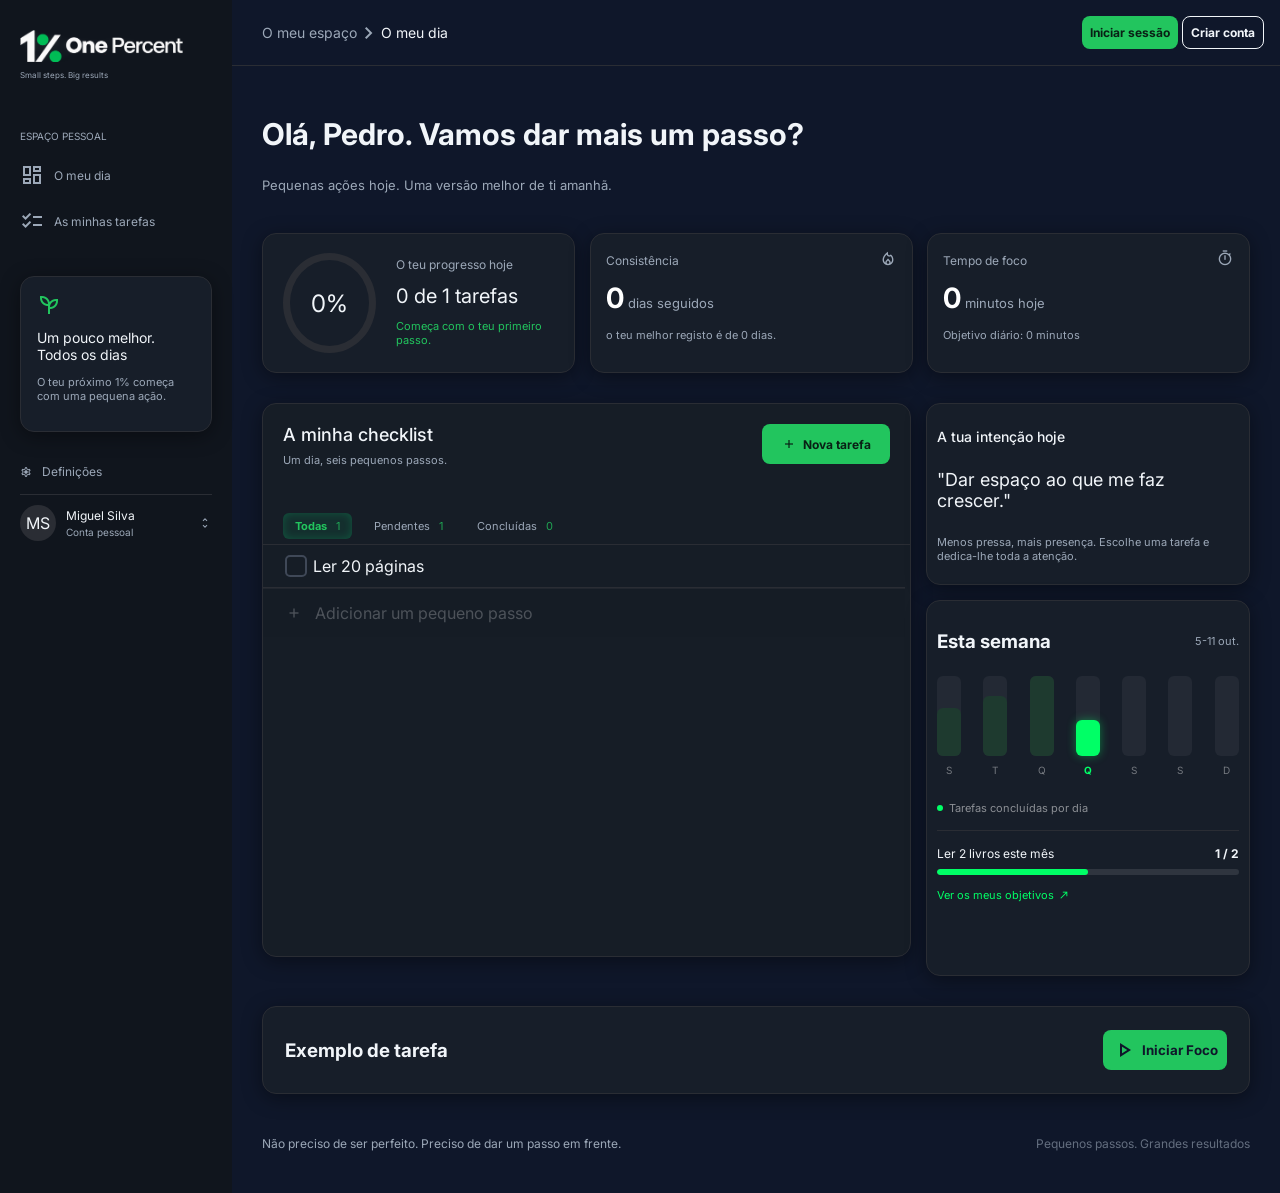
<file: frontend/index.html>
<!DOCTYPE html>
<html lang="pt-PT">
<head>
    <meta charset="UTF-8">
    <meta name="viewport" content="width=device-width, initial-scale=1.0">
    <title>One Percent</title>
    <link href="https://fonts.googleapis.com/css2?family=Material+Symbols+Outlined" rel="stylesheet"/>
    <link rel="stylesheet" href="css/style.css">
    <link rel="stylesheet" href="css/responsive.css">
    <link rel="shortcut icon" href="images/logo_onepercent_icon.ico" type="image/x-icon">
</head>
<body>
    <aside id="barra-lateral">
        <div id="logo-one-percent">
            <img src="images/logo_onepercent.png" alt="logo one percent">
            <p class="letra-transparente">Small steps. Big results</p>
        </div>
        <article id="espaco-pessoal">
            <h3 class="letra-transparente">ESPAÇO PESSOAL</h3>
            <div class="pessoal-botao letra-transparente"><span class="material-symbols-outlined">dashboard</span>O meu dia</div>
            <div class="pessoal-botao letra-transparente"><span class="material-symbols-outlined">checklist</span>As minhas tarefas</div>
        </article>
        <article id="frase-motivacional">
            <span class="material-symbols-outlined">psychiatry</span>
            <div>Um pouco melhor. <br>Todos os dias</div>
            <p class="letra-transparente">O teu próximo 1% começa com uma pequena ação.</p>
        </article>
        <article id="area-pessoal">
            <div class="letra-transparente" id="definicoes">
                <span class="material-symbols-outlined">settings</span>
                <div>Definições</div>
            </div>
            <div id="pessoal">
                <div id="pessoal-icone">MS</div>
                <span id="pessoal-nome-conta">
                    <div id="pessoal-nome">Miguel Silva</div>
                    <div id="pessoal-conta" class="letra-transparente">Conta pessoal</div>
                </span>
                <span class="material-symbols-outlined letra-transparente">unfold_more</span>
            </div>
        </article>
    </aside>

    <div id="app-content">
        <header>
            <span>
                <button type="button" id="btn-menu" class="mobile-menu-toggle">
                    <span class="material-symbols-outlined icone-header">menu</span>
                </button>
                <div class="letra-transparente">O meu espaço </div>
                <span class="material-symbols-outlined letra-transparente icone-header">chevron_right</span>
                <div>O meu dia</div>
            </span>
            <div id="header-autenticacao">
                <button type="button" onclick="window.location.href='login.html'" id="btn-login">Iniciar sessão</button>
                <button type="button" onclick="window.location.href='registo.html'" id="btn-registo">Criar conta</button>
            </div>
        </header>
        
        <main>
            <h1>Olá, Pedro. Vamos dar mais um passo?</h1>
            <h2 class="letra-transparente">Pequenas ações hoje. Uma versão melhor de ti amanhã.</h2>
            <section id="progresso-diario">
                <article id="cartao1">
                        <div id="circulo-progresso">
                           0%
                        </div>
                        <div id="progresso-info">
                            <p id="progresso-titulo" class="letra-transparente">O teu progresso hoje</p>
                            <h3>0 de 0 tarefas</h3>
                            <p id="progresso-feedback">Já estás a meio. Continua assim.</p>
                        </div>
                </article>
                <article id="cartao2">
                    <div>
                        <h3 class="letra-transparente">Consistência</h3>
                            <p id="consistencia-dias" class="letra-transparente"><span class="num-grande">0</span> dias seguidos</p>
                            <p id="consistencia-registo" class="letra-transparente">o teu melhor registo é de 0 dias.</p>
                    </div>
                    <div>
                        <span class="material-symbols-outlined icone-progresso">local_fire_department</span>
                    </div>
                </article>
                <article id="cartao3">
                    <div>
                        <h3 class="letra-transparente">Tempo de foco</h3>
                        <p id="tempo-minuto" class="letra-transparente"><span class="num-grande">0</span> minutos hoje</p>
                        <p id="tempo-objetivo" class="letra-transparente">Objetivo diário: 0 minutos</p>
                    </div>
                    <div>
                        <span class="material-symbols-outlined icone-progresso">timer</span>
                    </div>
                </article>
            </section>
            <div id="conteudo-centro">
                <section id="checklist">
                    <div id="topo-checklist">
                        <div>
                            <h3>A minha checklist</h3>
                            <p class="letra-transparente">Um dia, seis pequenos passos.</p>
                        </div>
                        <div class="botao" id="topo-botao"><span class="material-symbols-outlined">add</span>Nova tarefa</div>
                    </div>
                    <nav id="nav-checklist">
                        <ul class="letra-transparente">
                            <li>Todas <span id="contador-todas">0</span></li>
                            <li class="letra-transparente">Pendentes <span id="contador-pendentes">0</span></li>
                            <li class="letra-transparente">Concluídas <span id="contador-concluidas">0</span></li>
                        </ul>
                    </nav>
                    <nav id="tarefas-checklist">
                        <ul id="lista-tarefas-ul">
                            <li class="letra-transparente">
                                <span class="material-symbols-outlined">add</span>Adicionar um pequeno passo
                            </li>
                        </ul>
                    </nav>
                </section>
                <section id="tua-intencao">
                    <article id="intencao-hoje">
                        <h3>A tua intenção hoje</h3>
                        <h4>"Dar espaço ao que me faz crescer."</h4>
                        <p class="letra-transparente">Menos pressa, mais presença. Escolhe uma tarefa e dedica-lhe toda a atenção.</p>
                    </article>
                    <article id="esta-semana">
                        <div id="esta-semana-topo">
                            <h3>Esta semana</h3>
                            <span class="letra-transparente data-semana">5-11 out.</span>
                        </div>
                        
                        <!-- Gráfico estático (apenas visual para o MVP) -->
                        <div id="grafico-semanal">
                            <div class="barra-dia"><div class="progresso-barra" style="height: 60%;"></div><span>S</span></div>
                            <div class="barra-dia"><div class="progresso-barra" style="height: 75%;"></div><span>T</span></div>
                            <div class="barra-dia"><div class="progresso-barra" style="height: 100%;"></div><span>Q</span></div>
                            <div class="barra-dia active"><div class="progresso-barra" style="height: 45%;"></div><span>Q</span></div>
                            <div class="barra-dia"><div class="progresso-barra" style="height: 0%;"></div><span>S</span></div>
                            <div class="barra-dia"><div class="progresso-barra" style="height: 0%;"></div><span>S</span></div>
                            <div class="barra-dia"><div class="progresso-barra" style="height: 0%;"></div><span>D</span></div>
                        </div>
                        
                        <p id="legenda-grafico"><span class="ponto-verde"></span> Tarefas concluídas por dia</p>
                        
                        <div id="objetivo-mensal-bloco">
                            <div id="objetivo-texto">
                                <span>Ler 2 livros este mês</span>
                                <strong>1 / 2</strong>
                            </div>
                            <div id="barra-progresso-fundo">
                                <div id="barra-progresso-preenchimento" style="width: 50%;"></div>
                            </div>
                            <a href="#" id="link-objetivos">Ver os meus objetivos <span class="material-symbols-outlined">north_east</span></a>
                        </div>
                    </article>
                </section>
            </div>
            <section id="temporizador">
               <h3>Exemplo de tarefa</h3>
               <div>
                   <button class="botao" id="temporizador-iniciar">
                    <span class="material-symbols-outlined">play_arrow</span>
                    Iniciar Foco
                    </button>
                   <button class="botao escondido" id="temporizador-check">
                    <span class="material-symbols-outlined">check</span>
                    Concluir
                   </button>
               </div>
            </section>
        </main>
        <footer>
                <p class="letra-transparente">Não preciso de ser perfeito. Preciso de dar um passo em frente.</p>
                <p class="letra-transparente" id="paragrafo-final">Pequenos passos. Grandes resultados</p>
        </footer>
    </div>
    <script src="js/script.js"></script>
</body>
</html>
</file>
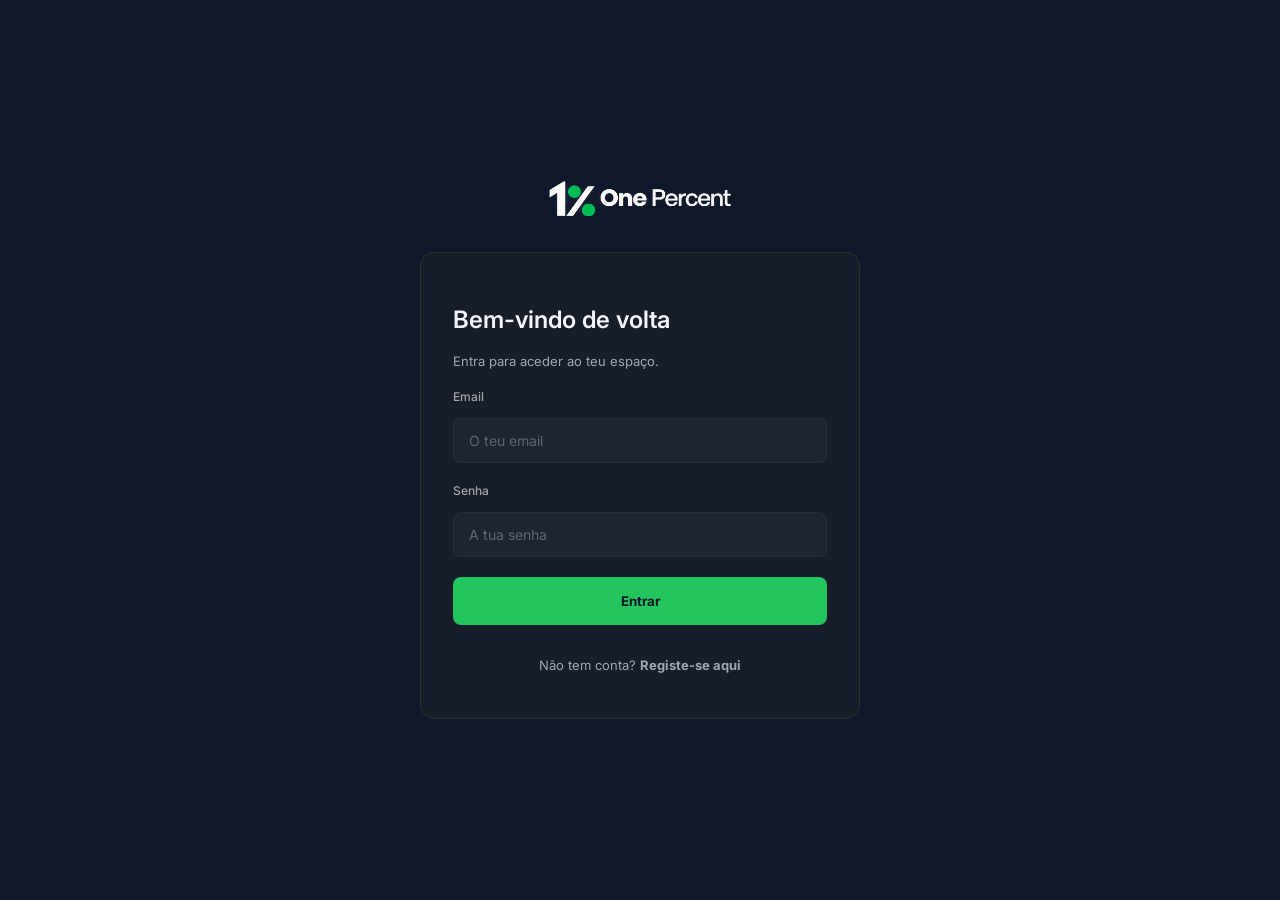
<file: frontend/login.html>
<!DOCTYPE html>
<html lang="pt-PT">
<head>
    <meta charset="UTF-8">
    <meta name="viewport" content="width=device-width, initial-scale=1.0">
    <title>Login</title>
    <link rel="stylesheet" href="css/auth.css">
    <link rel="shortcut icon" href="images/logo_onepercent_icon.ico" type="image/x-icon">
</head>
<body>
    <main>
        <a href="index.html"><img src="images/logo_onepercent.png" alt="logo one percent"></a>
        <section>
            <h1>Bem-vindo de volta</h1>
            <h2>Entra para aceder ao teu espaço.</h2>
            <form action="" method="post" autocomplete="on">
                <div class="grupo-input form-grupo">
                    <label for="iemail">Email</label>
                    <input type="email" name="email" id="iemail" required autocomplete="email" placeholder="O teu email">
                </div>
                <div class="grupo-input form-grupo">
                    <label for="isenha">Senha</label>
                    <input type="password" name="senha" id="isenha" required minlength="5" maxlength="20" autocomplete="current-password" placeholder="A tua senha">
                </div>
                <button type="submit">Entrar</button>
            </form>
            <p>Não tem conta? <a href="registo.html" id="registe-se">Registe-se aqui</a></p>
        </section>
    </main>
</body>
</html>
</file>
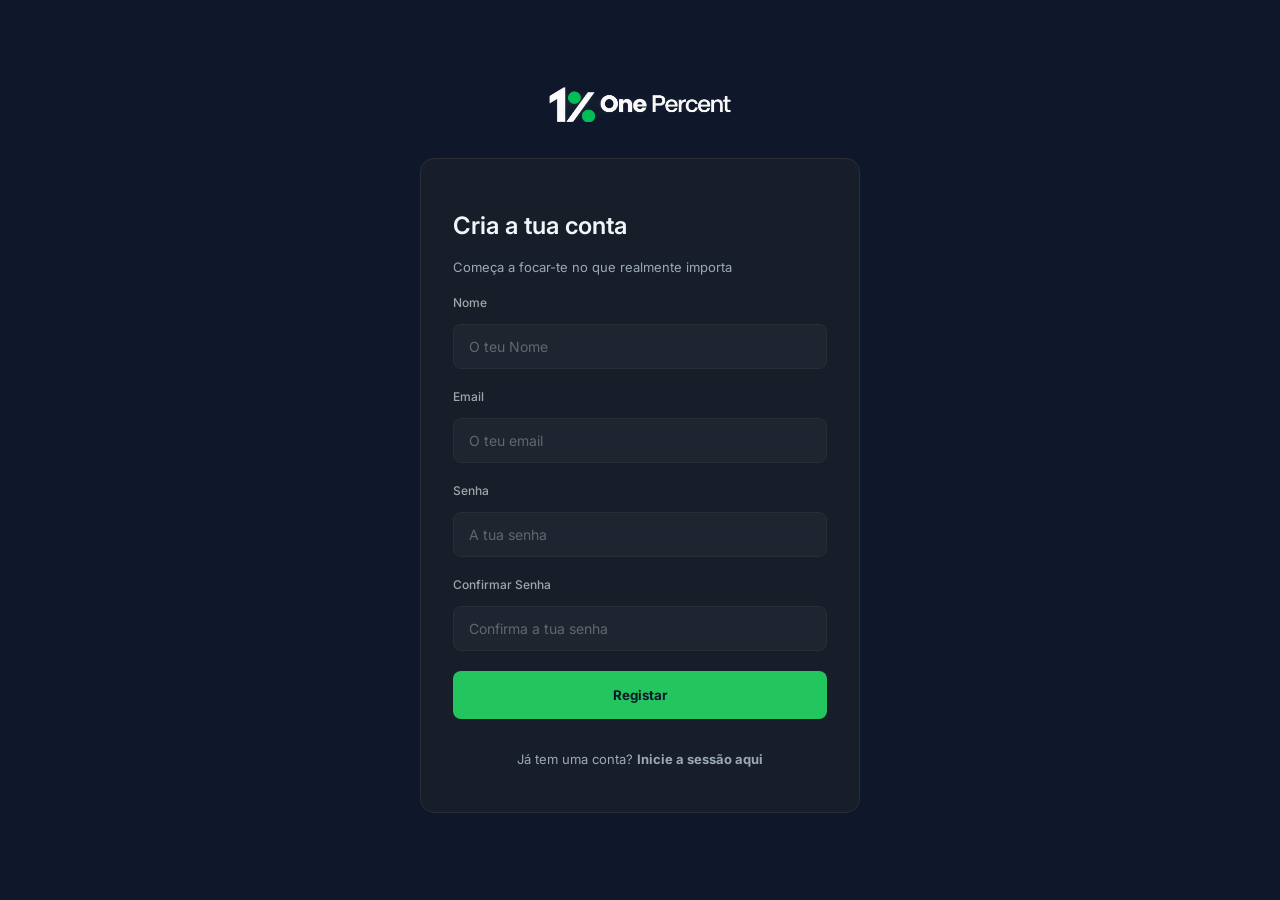
<file: frontend/registo.html>
<!DOCTYPE html>
<html lang="pt-PT">
<head>
    <meta charset="UTF-8">
    <meta name="viewport" content="width=device-width, initial-scale=1.0">
    <title>Registo</title>
    <link rel="stylesheet" href="css/auth.css">
    <link rel="shortcut icon" href="images/logo_onepercent_icon.ico" type="image/x-icon">
</head>
<body>
    <main>
        <a href="index.html"><img src="images/logo_onepercent.png" alt="logo one percent"></a>
        <section>
            <h1>Cria a tua conta</h1>
            <h2>Começa a focar-te no que realmente importa</h2>
            <form action="" method="post" autocomplete="on">
                    <div class="grupo-input form-grupo">
                        <label for="inome">Nome</label>
                        <input type="text" name="nome" id="inome" minlength="2" maxlength="20" required autocomplete="name" placeholder="O teu Nome">
                    </div>
                    <div class="grupo-input form-grupo">
                        <label for="iemail">Email</label>
                        <input type="email" name="email" id="iemail" required autocomplete="email" placeholder="O teu email"> 
                    </div>
                    <div class="grupo-input form-grupo">
                        <label for="isenha">Senha</label>
                        <input type="password" name="senha" id="isenha" required minlength="5" maxlength="20" autocomplete="new-password" placeholder="A tua senha">
                    </div>
                    <div class="grupo-input form-grupo">
                        <label for="icsenha">Confirmar Senha</label>
                        <input type="password" name="csenha" id="icsenha" required minlength="5" maxlength="20" autocomplete="new-password" placeholder="Confirma a tua senha">
                    </div>
                    <button type="submit">Registar</button>
            </form>
            <p>Já tem uma conta? <a href="login.html" id="inicie-sessao">Inicie a sessão aqui</a></p>
        </section>
    </main>
</body>
</html>
</file>
<file: frontend/css/style.css>
@charset "UTF-8";
@font-face {
    font-family: 'Inter';
    src: url('../fonts/Inter/Inter-VariableFont_opsz\,wght.ttf') format('truetype');
    font-weight: 100 900; 
    font-style: normal;
}

/* 1. Definições gerais */

.mobile-menu-toggle {
    display: none;  
}

:root {
    --background: #0F172A;
    --sidebar: #10151d;
    --text: #f1f5f9;
    --text-muted: #9ca8b8;
    --primary: #20d879;
    --border: #2A2D34; 
    --card: #171E29;
    --texto-verde: #22c55e;
    --texto-botao: #092015;
}

* {
    box-sizing: border-box;
}

body {
    margin: 0;
    padding: 0;
    font-family: 'Inter', sans-serif;
    background-color: var(--background);
    color: var(--text);
    display: flex;
}

/* 2. Estrutura principal */

aside {
    max-width: 232px;
    width: 100%;
    padding: 30px 20px;
    min-height: 100vh;
    display: flex;
    flex-direction: column;
    gap: 32px;
    background-color: var(--sidebar);
}

#app-content {
    flex: 1;
    width: 100%;
    display: flex;
    flex-direction: column;
}

header {
    padding: 16px 16px 16px 30px;
    display: flex;
    align-items: center;
    border-bottom: 1px solid var(--border);
    gap: 10px;
    justify-content: space-between;
}

header > span {
    display: flex;
    align-items: center;
}

#header-autenticacao > button {
    font-family: 'Inter', sans-serif;
    font-weight: bold;
    font-size: 12px;
    border-radius: 8px;
    cursor: pointer;
    transition: all 0.3s ease-in-out;
}

#btn-login {
    background-color: var(--texto-verde);
    color: var(--texto-botao);
    border: none;
    padding: 9px 8px;
}

#btn-registo {
    background-color: transparent;
    color: var(--text);
    border: 1px solid var(--text);
    padding: 8px 8px;
}

@media (hover: hover) {
button#btn-login:hover {
    box-shadow: 0 0 15px 5px #00ff88;
    background-color: #00ff88;
    color: #111;
}
}

@media (hover: hover) {
button#btn-registo:hover {
    box-shadow: 0 0 15px 5px #00ff88;
    background-color: #00ff88;
    color: #111;
}
}

header > div, header > span {
    font-size: 14px;
}

main {
    padding: 30px;
    width: 100%;
    max-width: 100%;
    display: flex;
    flex-direction: column;
    gap: 15px;
}

main > h2 {
    margin: 10px 0px 25px 0px;
    font-size: 13px;
}

main > h1 {
    margin-bottom: 0px;
    font-size: 30px;
}

#progresso-diario {
    display: flex;
    flex-direction: row;
    gap: 15px;
    width: 100%;
}

#progresso-diario > article {
    min-width: 250px; 
    width: 100%;
    min-height: 140px;
    height: auto;
    flex: 1;
}

#cartao1 {
    background-color: var(--card);
    border: 1px solid var(--border);
    border-radius: 14px;
    padding: 0px 10px;
    display: flex;
    flex-direction: row;
    display: flex;
    align-items: center;
    justify-content: center;
    gap: 10px;
}

#circulo-progresso {
    display: flex;
    align-items: center;
    justify-content: center;
    border: 7px solid var(--border);
    width: 100px;
    height: 100px;
    border-radius: 50%;
    font-size: 24px;
    margin: 10px;
}

#progresso-info {
    display: inline-block;
    margin: 0px;
    padding: 0px;
}

#progresso-titulo {
    font-size: 12px;
    margin-top: 17px;
}

#progresso-info > h3 {
    font-weight: normal;
    margin-bottom: 5px;
    margin-top: 0px;
    font-size: 20px;
}

#progresso-feedback {
    font-size: 11px;
    font-weight: normal;
    color: var(--texto-verde);
    margin-bottom: 20px;
}

#cartao2 {
    background-color: var(--card);
    border: 1px solid var(--border);
    border-radius: 14px;
    padding: 15px;
    display: flex;
    flex-direction: row;
    display: flex;
    justify-content: space-between;
    gap: 10px;
}

#cartao3 {
    background-color: var(--card);
    border: 1px solid var(--border);
    border-radius: 14px;
    padding: 15px;
    display: flex;
    flex-direction: row;
    display: flex;
    justify-content: space-between;
    gap: 10px;
}

#cartao1, #cartao2, #cartao3, #checklist, #intencao-hoje, #temporizador, #esta-semana, #frase-motivacional {
    box-shadow: 0px 4px 20px rgba(0, 0, 0, 0.4);
    transition: box-shadow 0.25s ease-in-out, transform 0.25s ease-in-out;
    
    will-change: transform, box-shadow; 
}

@media (hover: hover) {
#cartao1:hover, #cartao2:hover, #cartao3:hover, #checklist:hover, #intencao-hoje:hover, #temporizador:hover, #esta-semana:hover, #frase-motivacional:hover {
    transform: translateY(-2px);
    box-shadow: 0px 8px 25px rgba(0, 0, 0, 0.5);
}
}


.letra-transparente {
    font-weight: normal;
    color: var(--text-muted);
}

#cartao2 h3 {
    font-size: 12px;
    margin-top: 4px;
    margin: 4px 0px 10px 0px;
}

.num-grande {
    font-size: 28px;
    font-weight: bold;
    color: white;
}

#consistencia-dias {
    font-size: 13px;

}

#consistencia-registo {
    font-size: 11px;
}

.icone-progresso {
    color: var(--text-muted);
    font-size: 18px;
}

#cartao3 h3 {
    font-size: 12px;
    margin: 4px 0px 10px 0px;
}

#tempo-minuto {
    font-size: 13px;
}

#tempo-objetivo {
    font-size: 11px;
}

#checklist {
    display: flex;
    flex: 2;
    flex-direction: column;
    position: relative;
    width: 100%;
    max-height: 554px;
    background-color: var(--background-card, #161d26);
    border: 1px solid var(--border);
    border-radius: 14px;
    height: auto;
    margin: 15px 0px;
}

#topo-checklist {
    display: flex;
    flex-direction: row;
    justify-content: space-between;
    padding: 20px;
}

#topo-checklist h3 {
    font-size: 18px;
    font-weight: 500;
    margin: 0px;
}

#topo-checklist p {
    font-size: 11px;
    margin: 8px 0px 10px 0px;
}

.botao {
    display: flex;
    align-items: center;
    justify-content: center;
    max-width: 128px;
    width: 100%;
    height: 40px;
    border-radius: 8px;
    gap: 6px;
}

.botao:active {
    animation: pulsoInstantaneo 0.15s ease-out;
    }

    @keyframes pulsoInstantaneo {
    0% {
        transform: scale(1);
    }
    50% {
        transform: scale(1.1); 
    }
    100% {
        transform: scale(1);
    }
}

#topo-botao {
    background-color: var(--texto-verde);
    color: var(--texto-botao);
    font-size: 12px;
    font-weight: bold;
    transition: all 0.3s ease-in-out;
    cursor: pointer;
}

@media (hover: hover) {
#topo-botao:hover {
    box-shadow: 0 0 15px 5px #00ff88;
    background-color: #00ff88;
    color: #111;
}
}

#topo-botao > span {
    font-size: 16px;
}

#nav-checklist {
    width: 100%;
}

#nav-checklist > ul {
    display: flex;
    flex-direction: row;
    list-style-type: none;
    gap: 10px;
    padding-bottom: 15px;
    border-bottom: 1px solid var(--border);
    padding: 0px 0px 0px 20px;
    margin-bottom: 0px;
}

#nav-checklist li span {
    margin-left: 6px;
    font-weight: normal;
    color: var(--texto-verde, #00ff88); 
    opacity: 0.8;
}

#nav-checklist li {
    font-size: 11px;
    cursor: pointer;
    padding: 6px 12px;
    border-radius: 6px;
    transition: color 0.2s ease-in-out, background-color 0.2s ease-in-out, box-shadow 0.2s ease-in-out;
    margin-bottom: 5px;
}

@media (hover: hover) {
#nav-checklist li:hover {
    color: #ffffff;
    background-color: rgba(255, 255, 255, 0.05);
}
}

#nav-checklist li:not(.letra-transparente) {
    color: var(--texto-verde, #00ff88) !important;
    font-weight: bold !important;
    background-color: rgba(0, 255, 136, 0.08);
    box-shadow: inset 0 0 8px rgba(0, 255, 136, 0.2); 
}

#nav-checklist li:active {
    transform: scale(0.95);
    transition: transform 0.05s ease-in-out;
}

#lista-tarefas-ul {
    display: flex;
    flex-direction: column;
    padding-bottom: 50px; 
}

#lista-tarefas-ul li:last-child {
    position: sticky;
    bottom: 0;
    left: 0;
    width: 100%;
    background-color: #161d26;
    border-top: 1px solid var(--border);
    border-bottom: none !important; 
    padding: 14px 0px 14px 22px !important;

    color: var(--texto-secundario, rgba(255, 255, 255, 0.4)) !important;
    opacity: 0.6;
    font-weight: normal;
    transition: opacity 0.2s ease-in-out, color 0.2s ease-in-out;
}

@media (hover: hover) {
#lista-tarefas-ul li:last-child:hover {
    opacity: 1;
    color: var(--text, #ffffff) !important;
    cursor: pointer;
}
}

#lista-tarefas-ul li:last-child input,
#lista-tarefas-ul li:last-child label::before,
#lista-tarefas-ul li:last-child label::after {
    display: none !important;
}

#lista-tarefas-ul li:last-child span {
    color: inherit;
    font-size: 18px;
}

#tarefas-checklist {
    flex: 1;
    overflow-y: auto; 
    padding-right: 5px; 
}

#tarefas-checklist::-webkit-scrollbar {
    width: 6px;
}

#tarefas-checklist::-webkit-scrollbar-thumb {
    background-color: var(--border, rgba(255, 255, 255, 0.1));
    border-radius: 10px;
}

#tarefas-checklist > ul {
    list-style-type: none;
    padding: 0px;
    margin: 0px;
}

#tarefas-checklist li {
    border-bottom: 1px solid var(--border);
    padding: 11px 0px 11px 22px;
    display: flex;
    align-items: center;
    gap: 12px;
    position: relative; 
}

#tarefas-checklist li input[type="checkbox"] {
    position: absolute;
    opacity: 0;
    cursor: pointer;
    height: 0;
    width: 0;
}

#tarefas-checklist li label {
    cursor: pointer;
    display: inline-flex;
    align-items: center;
    user-select: none;
    padding-left: 28px; 
    width: 100%;
    min-height: 20px;
}

#tarefas-checklist li label::before {
    content: "";
    position: absolute;
    left: 22px; 
    top: 50%;
    transform: translateY(-50%);
    height: 18px;
    width: 18px;
    border: 2px solid #3f4857; 
    border-radius: 5px; 
    background-color: transparent;
    transition: all 0.2s ease-in-out;
}

#tarefas-checklist li input[type="checkbox"]:checked + label::before {
    background-color: var(--texto-verde, #00ff66);
    border-color: var(--texto-verde, #00ff66);
    box-shadow: 0 0 12px rgba(0, 255, 102, 0.6);
}

#tarefas-checklist li label::after {
    content: "";
    position: absolute;
    left: 28px; 
    top: 50%;
    transform: translateY(-65%) rotate(45deg);
    width: 4px;
    height: 9px;
    border: solid #111111;  
    border-width: 0 2px 2px 0;
    opacity: 0;
    transition: opacity 0.15s ease-in-out;
}

#tarefas-checklist li input[type="checkbox"]:checked + label::after {
    opacity: 1;
}

#conteudo-centro {
    display: flex;
    flex-direction: row;
    width: 100%;
}

#tua-intencao {
    flex: 1;
    display: flex;
    flex-direction: column;
    width: 100%;
    min-height: 555px;
    height: auto;
    margin: 15px 0px 15px 15px;
}

#intencao-hoje {
    border: 1px solid var(--border);
    background-color: var(--card);
    border-radius: 14px;
    padding: 10px;
}

#intencao-hoje > h3 {
    font-size: 14px;
    font-weight: 500;
}

#intencao-hoje > h4 {
    font-size: 18px;
    font-weight: normal;
}

#intencao-hoje > p {
    font-size: 11px;
}

#esta-semana {
    width: 100%;
    min-height: 376px;
    height: auto;
    background-color: var(--card);
    border: 1px solid var(--border);
    border-radius: 14px;
    margin-top: 15px;
    padding: 10px;
    display: flex;
    flex-direction: column;
    gap: 15px;
}

/* ==================== CARTÃO ESTA SEMANA (PLACEHOLDER MVP) ==================== */

#esta-semana-topo {
    display: flex;
    justify-content: space-between;
    align-items: center;
}

.data-semana {
    font-size: 11px;
}

/* Gráfico de Barras */
#grafico-semanal {
    display: flex;
    justify-content: space-between;
    align-items: flex-end;
    height: 100px;
    padding: 10px 0;
}

.barra-dia {
    display: flex;
    flex-direction: column;
    align-items: center;
    gap: 8px;
    width: 24px;
    height: 100%;
    justify-content: flex-end;
}

.progresso-barra {
    width: 100%;
    background-color: rgba(255, 255, 255, 0.05); /* Fundo da barra vazio */
    border-radius: 6px;
    height: 0;
    position: relative;
    min-height: 100%;
}

.progresso-barra::after {
    content: '';
    position: absolute;
    bottom: 0;
    left: 0;
    width: 100%;
    height: inherit; /* Puxa a altura definida no HTML inline */
    background-color: #1e3a2f; /* Verde mais escuro padrão */
    border-radius: 6px;
}

/* Dia atual (Q) ganha um verde mais vivo */
.barra-dia.active .progresso-barra::after {
    background-color: #00ff66;
    box-shadow: 0 0 10px rgba(0, 255, 102, 0.4);
}

.barra-dia span {
    font-size: 10px;
    color: var(--texto-secundario, rgba(255, 255, 255, 0.4));
}

.barra-dia.active span {
    color: #00ff66;
    font-weight: bold;
}

#legenda-grafico {
    font-size: 11px;
    color: var(--texto-secundario, rgba(255, 255, 255, 0.5));
    display: flex;
    align-items: center;
    gap: 6px;
    border-bottom: 1px solid var(--border);
    padding-bottom: 15px;
    margin: 0;
}

.ponto-verde {
    width: 6px;
    height: 6px;
    background-color: #00ff66;
    border-radius: 50%;
}

/* Objetivo Mensal */
#objetivo-mensal-bloco {
    display: flex;
    flex-direction: column;
    gap: 8px;
}

#objetivo-texto {
    display: flex;
    justify-content: space-between;
    font-size: 12px;
}

#barra-progresso-fundo {
    width: 100%;
    height: 6px;
    background-color: rgba(255, 255, 255, 0.1);
    border-radius: 3px;
    overflow: hidden;
}

#barra-progresso-preenchimento {
    height: 100%;
    background-color: #00ff66;
    border-radius: 3px;
}

#link-objetivos {
    color: #00ff66;
    font-size: 11px;
    text-decoration: none;
    display: inline-flex;
    align-items: center;
    gap: 4px;
    margin-top: 5px;
}

#link-objetivos span {
    font-size: 12px;
}



#logo-one-percent {
    display: flex;
    flex-direction: column;
    max-width: 163px;
    width: 100%;
    height: 55px;
    height: auto;
}

#logo-one-percent > img {
    width: 100%;
}

#logo-one-percent > p {
    font-size: 8px;
    align-self: flex-start;
}


#espaco-pessoal > h3 {
    font-size: 10px;
}

.pessoal-botao {
    display: flex;
    align-items: center;
    gap: 10px;
    border-radius: 8px;
    font-size: 12px;
    height: 46px;
}

#frase-motivacional {
    min-height: 156px;
    height: auto;
    background-color: var(--card);
    border: 1px solid var(--border);
    border-radius: 14px;
    padding: 16px;
}

#frase-motivacional > span {
    color: var(--texto-verde);
    margin-bottom: 12px
}

#frase-motivacional > div {
    font-size: 14px;
    margin-bottom: 12px;
}

#frase-motivacional > p {
    font-size: 11px;
}

#definicoes {
    display: flex;
    align-items: center;
    font-size: 12px;
    padding-bottom: 15px;
    border-bottom: 1px solid var(--border);
    gap: 10px;
}

#definicoes > span {
    font-size: 12px;
}

#pessoal {
    display: flex;
    gap: 10px;
    margin: 10px 0px;
}

#pessoal-icone {
    display: flex;
    align-items: center;
    justify-content: center;
    background-color: var(--border);
    border-radius: 50%;
    width: 36px;
    height: 36px;
    justify-self: left;
    align-self: center;
}

#pessoal-nome-conta {
    display: flex;
    flex-direction: column;
    width: 122px;
}

#pessoal-nome {
    font-size: 12px;
    margin-bottom: 3px;
}

#pessoal-conta {
    font-size: 10px;
}

#pessoal > span {
    font-size: 14px;
    justify-self: right;
    align-self: center;
}

#temporizador {
    width: 100%;
    min-height: 88px;
    height: 100%;
    display: flex;
    flex-direction: row;
    justify-content: space-between;
    background-color: var(--card);
    border: 1px solid var(--border);
    border-radius: 14px;
    align-items: center;
    padding: 0px 22px;
}

#temporizador > div {
    display: flex;
    flex-direction: row;    
    gap: 18px;
}

#temporizador-iniciar {
    border: none;
    background-color: var(--texto-verde);
    color: var(--background);
    width: 124px;
    cursor: pointer;
    transition: all 0.3s ease-in-out;
}

@media (hover: hover) {
#temporizador-iniciar:hover {
    box-shadow: 0 0 15px 5px #00ff88;
    background-color: #00ff88;
    color: #111;
}
}

@media (hover: hover) {
#temporizador-iniciar.em-pausa:hover {
    background-color: #be123c !important; 
    box-shadow: 0 0 15px 5px #e11d48;   
    color: #ffffff !important;
}
}

#temporizador-check {
    background-color: var(--background);
    color: var(--text);
    border: 1px solid var(--border);
    width: 108px;
    cursor: pointer;
}

#temporizador button {
    font-weight: bold;
    font-family: 'Inter', sans-serif;
}

#temporizador button > span {
    font-weight: lighter;
}

@media (hover: hover) {
#temporizador-check:hover {
    background-color: #00ff88 !important;
    box-shadow: 0 0 15px 5px #00ff88;
    color: #111111 !important;
    transition: all 0.3s ease-in-out;
}
}



footer {
    display: flex;
    justify-content: space-between;
    padding: 0px 30px 30px;
}

footer p {
    font-size: 12px;
}

#paragrafo-final {
    font-size: 12px;
    opacity: 60%;
}

.escondido {
    display: none !important;
}
</file>
<file: frontend/css/responsive.css>
/* Laptop pequeno */
@media screen and (max-width: 1200px) {
    #circulo-progresso {
        max-width: 66px;
        height: 66px;
        font-size: 17px;
    }

    #progresso-titulo {
        font-size: 10px;
    }

    #progresso-info > h3 {
        font-size: 16px;
    }

    #progresso-feedback {
        font-size: 10px;
    }

     #esta-semana {
        display: none !important;
    }

    #conteudo-centro {
        display: flex;
        width: 100%;
    }
}

/* Tablet */
@media screen and (max-width: 768px) {
    .mobile-menu-toggle {
        display: inline-flex;
        background: none;
        border: none;
        color: var(--text);
        cursor: pointer;
    }

    #intencao-hoje > h4 {
        margin-bottom: 13px;
    }

    #barra-lateral {
        position: fixed;
        top: 0;
        left: -250px;  
        width: 250px;
        height: 100vh;
        z-index: 1000;  
        transition: left 0.3s ease-in-out;  
    }

    #barra-lateral.active {
        left: 0;
        box-shadow: 0 0 0 10000px rgba(0, 0, 0, 0.5);
    }
    
    #tua-intencao {
        display: flex;
        flex-direction: row;
        max-width: 100%;
        width: 100%;
        min-height: 0px;
        margin: 15px 0px;
        gap: 15px;
    }

    #esta-semana {
        min-height: 160px;
        margin-top: 0px;
        max-width: 100%;
    }

    #progresso-diario {
        display: flex;
        flex-flow: row wrap;
        gap: 15px;
    }

    #progresso-diario > article {
        flex: 1 1 45%;
        min-width: 240px;
        max-width: 100%;
        width: 100%;
    }

    #checklist, #intencao-hoje, #esta-semana {
        width: 100% !important;
        max-width: 100% !important;
    }

    #conteudo-centro {
        display: flex;
        flex-direction: column;
    }
}

/* Telemóvel */
@media screen and (max-width: 480px) {
    header {
        flex-direction: column-reverse;
        padding: 16px 11px 10px 7px;
    }

    header > div {
        align-self: end;
    }

    header > span {
        /* border-top: 1px solid var(--border);
        padding-top: 10px; */
        align-self: start;
        font-size: 10px;
    }

    header > span >  {
        font-size: 10px;
    }

    .icone-header {
        font-size: 16px;
    }

    #header-autenticacao > button {
        font-size: 10px;
    }

    #btn-registo {
        padding: 5px 4px;
    }

    #btn-login {
        padding: 7px 6px;
    }

    main {
        padding: 15px;
    }

    main h1 {
        font-size: 18px; 
        line-height: 1.3;
    }

    #progresso-diario > article {
        flex: 1 1 100%;
        min-width: 0;      
        width: 100%;       
        max-width: 100%;   
    }

    #circulo-progresso {
        width: 80px;
        height: 80px;
        max-width: 80px;
        min-width: 80px;
        font-size: 20px;
    }

    #topo-checklist {
        display: flex;
        flex-direction: column; 
        align-items: flex-start;
        gap: 12px;
        width: 100%;
    }

    #topo-checklist .botao, #topo-botao {
        width: 100% !important;   
        max-width: none !important;
        height: 42px;            
        font-size: 13px;       
    }

    #progresso-info > h3 {
        font-size: 16px;
    }

    #tua-intencao {
        flex-direction: column;
        margin: 15px 0px; 
        width: 100%;
    }

    #temporizador {
        flex-direction: column;
        padding: 15px;
        margin-top: 15px;
    }

    #temporizador h3 {
        font-size: 14px;
    }

    #temporizador > div {
        display: flex;
        gap: 10px;
        width: 100%;
    }

    .botao {         
        flex: 1;
        width: auto;
        max-width: none;   
        min-width: 0px;      
        font-size: 11px;   
        padding: 10px 4px;  
        white-space: nowrap; 
        justify-content: center;
        align-items: center;
    }

    #nav-checklist ul {
         display: flex;
        flex-flow: row wrap; 
        gap: 8px;           
        padding: 0px 14px;   
        justify-content: space-between; 
        width: 100%;
    }

    #nav-checklist li {
        text-align: center;
        padding: 5px 0px;   
        flex: 1;      
    }

    #temporizador-iniciar {
        max-width: none; 
    }

    footer {
        flex-direction: column;
        align-items: center;
        text-align: center;
        gap: 0px;
        margin: 0px;
    }
}
</file>
<file: frontend/css/auth.css>
@charset "UTF-8";
@font-face {
    font-family: 'Inter';
    src: url('../fonts/Inter/Inter-VariableFont_opsz\,wght.ttf') format('truetype');
    font-weight: 100 900; 
    font-style: normal;
}

:root {
    --background: #0F172A;
    --sidebar: #10151d;
    --text: #f1f5f9;
    --text-muted: #9ca8b8;
    --primary: #20d879;
    --border: #2A2D34; 
    --card: #171E29;
    --texto-verde: #22c55e;
    --texto-botao: #092015;
}

* {
    box-sizing: border-box;
}

body {
    margin: 0px;
    padding: 0px;
    font-family: 'Inter', sans-serif;
    width: 100%;
    height: auto;
    min-height: 100vh;
}

main {
    padding: 40px 20px;
    background-color: var(--background);
    color: var(--text);
    width: 100%;
    height: auto;
    min-height: 100vh;
    display: flex;
    align-items: center;
    justify-content: center;
    flex-direction: column;
    gap: 32px;
}

section {
    background-color: var(--card);
    border: 1px solid var(--border);
    padding: 32px;
    border-radius: 14px;
    max-width: 440px;
    width: 100%;
}

img {
    width: 182px;
    height: 35px;
}

h1 {
    font-size: 24px;
    font-weight: 600;
}

p {
    color: var(--text-muted);
    font-size: 13px;    
    margin-top: 32px;
    text-align: center;
}

h2 {
    color: var(--text-muted);
    font-size: 13px;     
    font-weight: 400;
}

.grupo-input {
    font-size: 12px;
    display: flex;
    flex-direction: column;
    gap: 8px;
    margin: 20px 0px;
}

a {
    font-weight: bold;
    text-decoration: none;
    color: var(--text-muted);
    transition: color 0.2s ease;
}

a:hover {
    color: var(--texto-verde);
}

button {
    width: 100%;
    background-color: var(--texto-verde);
    color: var(--background);
    border-radius: 8px;
    border: none;
    font-weight: bold;
    font-family: 'Inter', sans-serif;
    height: 48px;
}

button:hover {
    background-color: #00ff88;
    box-shadow: 0 0 15px 5px #00ff88;
    color: #111111;
    transition: all 0.3s ease-in-out;
    cursor: pointer;
}

button:active {
    animation: pulsoInstantaneo 0.15s ease-out;
}

@keyframes pulsoInstantaneo {
    0% {
        transform: scale(1);
    }
    50% {
        transform: scale(1.1); 
    }
    100% {
        transform: scale(1);
    }
}

.fundo-card:hover {
    background-color: white;
    transition: all 0.3s ease-in-out;
}


input {
    font-size: 13px;
    color: var(--text-muted);
    background-color: var(--sidebar);
    border: 1px solid var(--border);
    font-family: 'Inter', sans-serif;
    border-radius: 8px;
    height: 48px;
    padding: 14px;
}

/* Media Query - Telas Menores */

@media screen and (max-width: 480px) {
    main {
        padding: 24px 16px;
        gap: 24px;
    }

    section {
        padding: 24px 16px;
        border: none;
        background-color: transparent;
    }

    h1 {
        font-size: 22px;
    }

    h2 {
        font-size: 12px;
    }

    .grupo-input {
        margin: 16px 0px;
    }

    p {
        margin-top: 24px;
    }
}

/* ==================== ACABAMENTO DOS CAMPOS DE AUTH ==================== */

/* Estilo geral para as caixas de texto do formulário */
.form-grupo input {
    width: 100%;
    height: 45px;
    background-color: rgba(255, 255, 255, 0.03); /* Fundo quase invisível, combinando com o dashboard */
    border: 1px solid var(--border, rgba(255, 255, 255, 0.1));
    border-radius: 8px;
    padding: 0 15px;
    color: var(--text, #ffffff);
    font-size: 14px;
    outline: none;
    transition: border-color 0.2s ease-in-out, box-shadow 0.2s ease-in-out;
}

/* Efeito de Foco (Quando o utilizador clica para escrever) */
.form-grupo input:focus {
    border-color: var(--texto-verde, #00ff88); /* A borda acende a verde neon */
    box-shadow: 0 0 8px rgba(0, 255, 136, 0.2); /* Brilho neon ultra subtil para não distrair */
}

/* Cor do texto de exemplo (Placeholder) */
.form-grupo input::placeholder {
    color: var(--texto-secundario, rgba(255, 255, 255, 0.3));
}

/* Estilo das etiquetas (Labels) acima dos inputs */
.form-grupo label {
    display: block;
    font-size: 12px;
    color: var(--texto-secundario, rgba(255, 255, 255, 0.6));
    margin-bottom: 6px;
    font-weight: 500;
}
</file>
